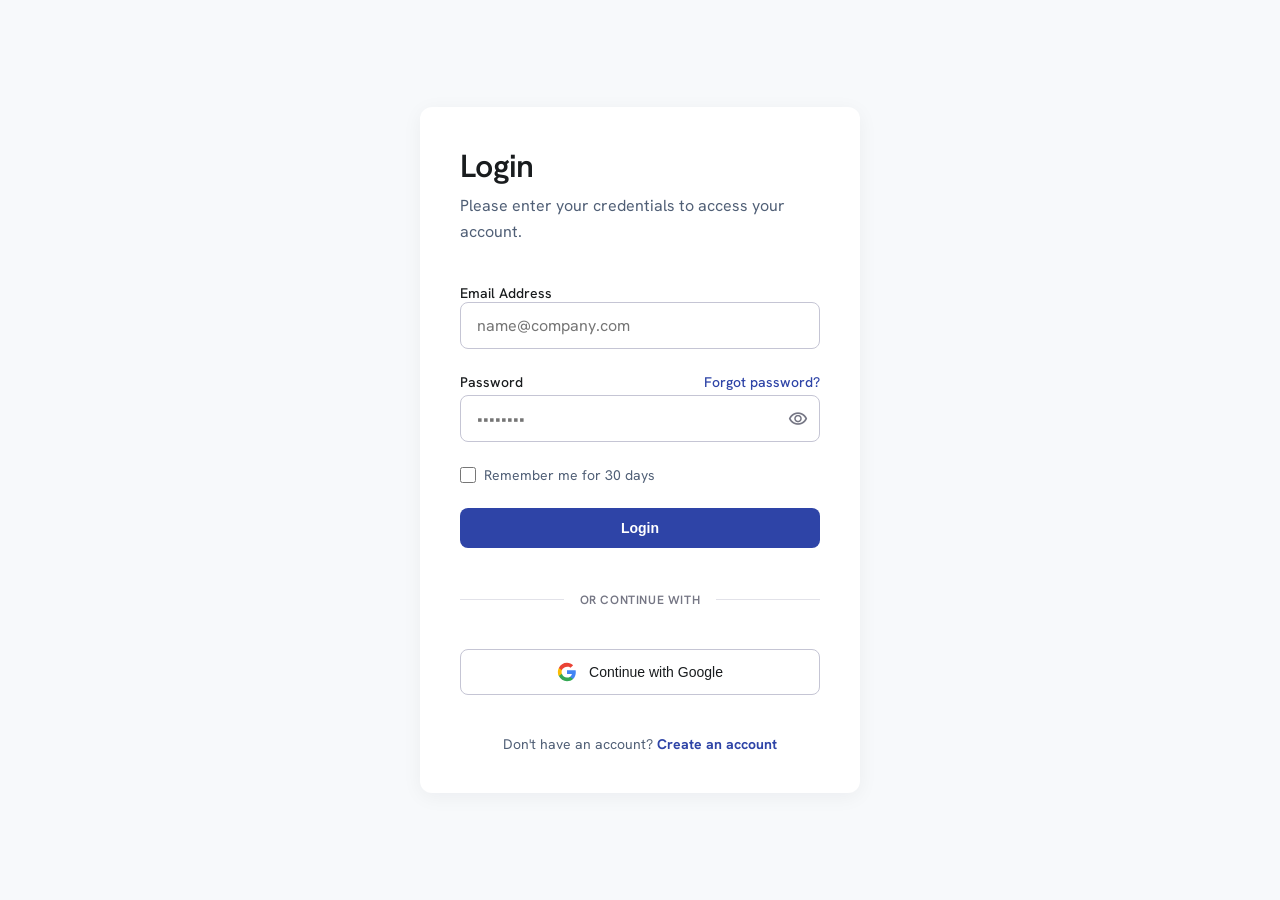
<file: Login page/index.html>
<!DOCTYPE html>

<html lang="en"><head>
<meta charset="utf-8"/>
<meta content="width=device-width, initial-scale=1.0" name="viewport"/>
<title>Login | AuthPortal</title>
<!-- Fonts: Hanken Grotesk -->
<link href="https://fonts.googleapis.com/css2?family=Hanken+Grotesk:wght@400;500;600;700;800&amp;display=swap" rel="stylesheet"/>
<!-- Material Symbols -->
<link href="https://fonts.googleapis.com/css2?family=Material+Symbols+Outlined:wght,FILL@100..700,0..1&amp;display=swap" rel="stylesheet"/>
<link rel="stylesheet" href="login.css">
</head>
<body>
<main class="login-card">
<!-- Heading -->
<div class="header">
<h1>Login</h1>
<p>Please enter your credentials to access your account.</p>
</div>
<!-- Login Form -->
<form id="loginForm">
<!-- Email Field -->
<div class="form-group">
<label for="email">Email Address</label>
<div class="input-container">
<input id="email" name="email" placeholder="name@company.com" required="" type="email"/>
</div>
</div>
<!-- Password Field -->
<div class="form-group">
<div class="label-row">
<label for="password">Password</label>
<a class="forgot-password" href="#">Forgot password?</a>
</div>
<div class="input-container">
<input id="password" name="password" placeholder="••••••••" required="" type="password"/>
<button aria-label="Toggle password visibility" class="password-toggle" id="togglePassword" type="button">
<span class="material-symbols-outlined">visibility</span>
</button>
</div>
</div>
<!-- Remember Me -->
<div class="remember-me">
<input id="remember" type="checkbox"/>
<label for="remember">Remember me for 30 days</label>
</div>
<!-- Action Button -->
<button class="btn-primary" id="submitBtn" type="submit">
                Login
            </button>
</form>
<!-- Social Login Divider -->
<div class="divider">
<span>Or continue with</span>
</div>
<!-- Social Login Button -->
<button class="btn-google">
<svg fill="none" height="20" viewbox="0 0 24 24" width="20" xmlns="http://www.w3.org/2000/svg">
<path d="M22.56 12.25c0-.78-.07-1.53-.2-2.25H12v4.26h5.92c-.26 1.37-1.04 2.53-2.21 3.31v2.77h3.57c2.08-1.92 3.28-4.74 3.28-8.09z" fill="#4285F4"></path>
<path d="M12 23c2.97 0 5.46-.98 7.28-2.66l-3.57-2.77c-.98.66-2.23 1.06-3.71 1.06-2.86 0-5.29-1.93-6.16-4.53H2.18v2.84C3.99 20.53 7.7 23 12 23z" fill="#34A853"></path>
<path d="M5.84 14.09c-.22-.66-.35-1.36-.35-2.09s.13-1.43.35-2.09V7.07H2.18C1.43 8.55 1 10.22 1 12s.43 3.45 1.18 4.93l3.66-2.84z" fill="#FBBC05"></path>
<path d="M12 5.38c1.62 0 3.06.56 4.21 1.64l3.15-3.15C17.45 2.09 14.97 1 12 1 7.7 1 3.99 3.47 2.18 7.07l3.66 2.84c.87-2.6 3.3-4.53 12-4.53z" fill="#EA4335"></path>
</svg>
            Continue with Google
        </button>
<!-- Sign Up Footer -->
<p class="footer-text">
            Don't have an account? 
            <a href="#">Create an account</a>
</p>
</main>
</body></html>
</file>
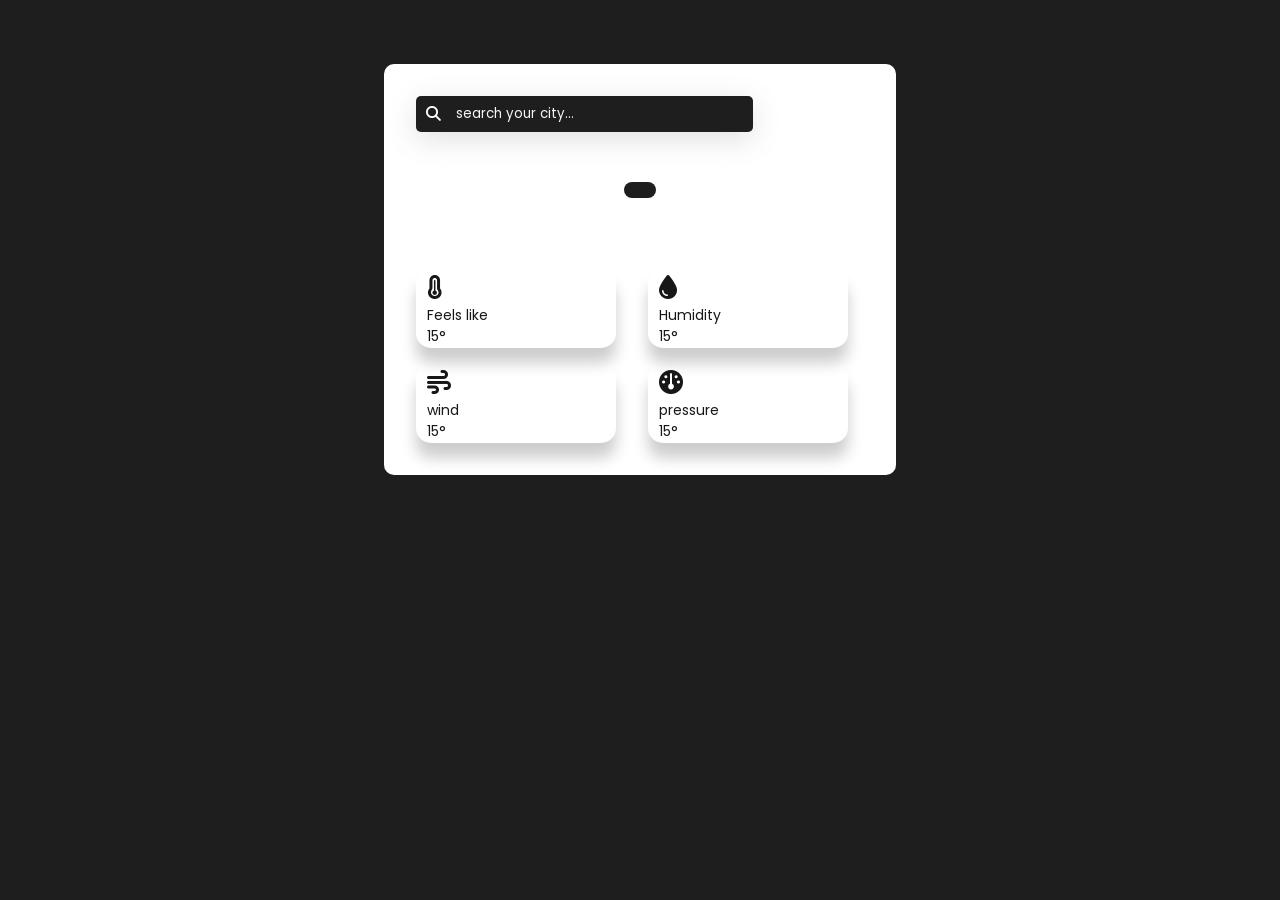
<file: weather/weather.html>
<!DOCTYPE html>
<html lang="en">
<head>
    <meta charset="UTF-8">
    <meta name="viewport" content="width=device-width, initial-scale=1.0">
    <title>weather</title>
    <link rel="stylesheet" href="weather.css">
     <link rel="stylesheet" href="https://cdnjs.cloudflare.com/ajax/libs/font-awesome/6.7.2/css/all.min.css" integrity="sha512-Evv84Mr4kqVGRNSgIGL/F/aIDqQb7xQ2vcrdIwxfjThSH8CSR7PBEakCr51Ck+w+/U6swU2Im1vVX0SVk9ABhg==" crossorigin="anonymous" referrerpolicy="no-referrer" />
</head>
<body>
    <section class="container">
        <div class="weather_header">
            <form class="weather_search">
                <i class="fa-solid fa-magnifying-glass"></i>
                <input type="text" class="city_name" placeholder="search your city...">
            </form>
        </div>
        <!-- weather main data -->
         <div class="weather_body">
            <h1 class="weather_city"></h1>
            <p class="weather_date_time"></p>
            <div class="weather_data">
                <p class="weather_forecast"></p>
                <div class="weather_icon"></div>
            </div>
            <p class="weather_temprature"></p>
            <div class="weather_minMax">
                <p class="weather_min"></p>
                <p class="weather_max"></p>
            </div>       
         </div>

         <!-- weather extra data -->
    <section class="weather_info">
        <div class="weather_card">
            <i class="fa-solid fa-temperature-full"></i>
            <div>
                <p>Feels like</p>
                <p class="weather_feelslike">15&#176</p>
            </div>
        </div>

        <div class="weather_card">
            <i class="fa-solid fa-droplet"></i>
            <div>
                <p>Humidity</p>
                <p class="weather_humidity">15&#176</p>
            </div>
        </div>

        <div class="weather_card">
            <i class="fa-solid fa-wind"></i>
            <div>
                <p>wind</p>
                <p class="weather_wind">15&#176</p>
            </div>
        </div>

        <div class="weather_card">
            <i class="fa-solid fa-gauge"></i>
            <div>
                <p>pressure</p>
                <p class="weather_pressure">15&#176</p>
            </div>
        </div>

    </section>
    </section>
    <script src="index.js"></script>
</body>
</html>
</file>
<file: Login page/login.css>
:root {
            /* Color Palette */
            --primary: #2e44a7;
            --primary-hover: #1e2e7a;
            --surface: #f7f9fb;
            --surface-lowest: #ffffff;
            --surface-container-low: #f2f4f6;
            --text-on-background: #191c1e;
            --text-secondary: #505f76;
            --outline-variant: #c5c5d4;
            --outline: #757684;
            --error: #ba1a1a;
            
            /* Typography */
            --font-family: 'Hanken Grotesk', sans-serif;
            
            /* Spacing & Borders */
            --radius-lg: 0.5rem;
            --radius-xl: 0.75rem;
            --padding-md: 24px;
            --padding-lg: 40px;
        }

        * {
            box-sizing: border-box;
            margin: 0;
            padding: 0;
        }

        body {
            font-family: var(--font-family);
            background-color: var(--surface);
            color: var(--text-on-background);
            min-height: 100vh;
            display: flex;
            align-items: center;
            justify-content: center;
            padding: 1rem;
        }

        .login-card {
            width: 100%;
            max-width: 440px;
            background-color: var(--surface-lowest);
            border-radius: var(--radius-xl);
            padding: var(--padding-lg);
            box-shadow: 0px 4px 20px rgba(15, 23, 42, 0.05);
        }

        .header {
            margin-bottom: var(--padding-lg);
        }

        .header h1 {
            font-size: 32px;
            font-weight: 600;
            line-height: 1.2;
            letter-spacing: -0.02em;
            margin-bottom: 8px;
        }

        .header p {
            font-size: 16px;
            color: var(--text-secondary);
            line-height: 1.6;
        }

        .form-group {
            margin-bottom: 24px;
        }

        .label-row {
            display: flex;
            justify-content: space-between;
            align-items: center;
            margin-bottom: 4px;
        }

        label {
            display: block;
            font-size: 14px;
            font-weight: 500;
            color: var(--text-on-background);
        }

        .input-container {
            position: relative;
        }

        input[type="email"],
        input[type="password"],
        input[type="text"] {
            width: 100%;
            padding: 12px 16px;
            font-size: 16px;
            font-family: var(--font-family);
            border: 1px solid var(--outline-variant);
            border-radius: var(--radius-lg);
            background-color: white;
            transition: all 0.2s ease;
            outline: none;
        }

        input:focus {
            border-color: var(--primary);
            box-shadow: 0 0 0 4px rgba(46, 68, 167, 0.1);
        }

        .password-toggle {
            position: absolute;
            right: 12px;
            top: 50%;
            transform: translateY(-50%);
            background: none;
            border: none;
            cursor: pointer;
            color: var(--outline);
            display: flex;
            align-items: center;
        }

        .password-toggle:hover {
            color: var(--text-on-background);
        }

        .forgot-password {
            font-size: 14px;
            color: var(--primary);
            text-decoration: none;
            font-weight: 500;
        }

        .forgot-password:hover {
            text-decoration: underline;
        }

        .remember-me {
            display: flex;
            align-items: center;
            gap: 8px;
            margin-bottom: 24px;
        }

        .remember-me input {
            width: 16px;
            height: 16px;
            cursor: pointer;
        }

        .remember-me label {
            font-size: 14px;
            color: var(--text-secondary);
            font-weight: 400;
            cursor: pointer;
            user-select: none;
        }

        .btn-primary {
            width: 100%;
            background-color: var(--primary);
            color: white;
            padding: 12px;
            border: none;
            border-radius: var(--radius-lg);
            font-size: 14px;
            font-weight: 700;
            cursor: pointer;
            transition: all 0.2s ease;
        }

        .btn-primary:hover {
            background-color: var(--primary-hover);
        }

        .btn-primary:active {
            transform: scale(0.98);
            opacity: 0.9;
        }

        .divider {
            position: relative;
            margin: 40px 0;
            text-align: center;
        }

        .divider::before {
            content: "";
            position: absolute;
            top: 50%;
            left: 0;
            width: 100%;
            height: 1px;
            background-color: var(--outline-variant);
            opacity: 0.5;
            z-index: 0;
        }

        .divider span {
            position: relative;
            background-color: var(--surface-lowest);
            padding: 0 16px;
            color: var(--outline);
            font-size: 12px;
            text-transform: uppercase;
            letter-spacing: 0.05em;
            font-weight: 600;
            z-index: 1;
        }

        .btn-google {
            width: 100%;
            display: flex;
            align-items: center;
            justify-content: center;
            gap: 12px;
            padding: 12px;
            border: 1px solid var(--outline-variant);
            border-radius: var(--radius-lg);
            background-color: white;
            color: var(--text-on-background);
            font-size: 14px;
            font-weight: 500;
            cursor: pointer;
            transition: background-color 0.2s ease;
        }

        .btn-google:hover {
            background-color: var(--surface-container-low);
        }

        .footer-text {
            margin-top: 40px;
            text-align: center;
            font-size: 14px;
            color: var(--text-secondary);
        }

        .footer-text a {
            color: var(--primary);
            text-decoration: none;
            font-weight: 700;
        }

        .footer-text a:hover {
            text-decoration: underline;
        }

        .material-symbols-outlined {
            font-size: 20px;
            font-variation-settings: 'FILL' 0, 'wght' 400, 'GRAD' 0, 'opsz' 24;
        }

        .animate-spin {
            animation: spin 1s linear infinite;
        }

        @keyframes spin {
            from { transform: rotate(0deg); }
            to { transform: rotate(360deg); }
        }

        @media (max-width: 480px) {
            .login-card {
                padding: 24px;
            }
            .header h1 {
                font-size: 24px;
            }
        }
</file>
<file: weather/weather.css>
@import url("https://fonts.googleapis.com/css2?family=Poppins&display=swap");

*{
    margin: 0;
    padding: 0;
    box-sizing: border-box;
    font-family: "poppins", sans-serif;
}

body{
    background: #1e1e1e;
    color: #171717;
}

.container{
    background-color: #ffffff;
    color: #171717;
    padding: 2rem;
    width: 40%;
    margin: 4rem auto;
    border-radius: 10px;
}
.weather_header{
    display: flex;
    align-items: center;
    justify-content: space-between;
}

input{
    border: none;
    background: #1e1e1e;
    color: #fff;
    outline: none;
    padding: 0.5rem 2.5rem;
    border-radius: 5px;
    box-shadow: rgba(100, 100, 111, 0.2) 0px 7px 29px 0px;
}
input::placeholder {
    color: #f7f7f7;
}
.weather_search{
    position: relative;
}
.weather_search i{
    position: absolute;
    left:10px;
    top:10px;
    font-size: 15px;
    color: #fff;
}

.weather_units{
    font-size: 1.5rem;
}
.weather_units span{
    cursor: pointer;
}

.weather_units span:first-child{
    margin-right: 0.5rem;
}

.weather_body{
    text-align: center;
    margin-top: 3rem;
}
.weather_date_time{
    margin-bottom: 2rem;
    font-size: 14px;
}
.weather_forecast{
    background: #1e1e1e;
    color: #fff;
    display: inline-block;
    padding: 0.5rem 1rem;
    border-radius: 30px;
}
.weather_icon img{
    width: 100px;
    filter: drop-shadow(2px 4px 6px black);
    -webkit-filter: drop-shadow(2px 4px 6px black);
}
.weather_temprature{
    font-size: 1.75rem;
}
.weather_minMax{
    display: flex;
    justify-content: center;
}
.weather_minMax p {
    font-size: 14px;
    margin: 0.5rem;
}
.weather_info{
    display: grid;
    grid-template-columns: repeat(2, 1fr);
    grid-gap: 1rem;
    margin-top: 3rem;
}
.weather_card{
    font-size: 1.5rem;
    margin-right: 1rem;
    border:1.2px solid transparent;
    border-radius: 15px; 
    box-shadow:  rgba(4, 4, 4, 0.2) 0px 15px 15px 0px;
}
.weather_card p {
    font-size: 14px;
    margin-left: 10px;
}
.weather_card i {
    margin-left: 10px;
}

@media( max-width:936px){
    .container{
        width:90%;
    }
    .weather_header{
        flex-direction: column;
    }
    .weather_units{
        margin-top: 1rem;
    }
}

@media (max-width: 400px) {
    .weather_info{
        grid-template-columns: none;
    }
}
</file>
